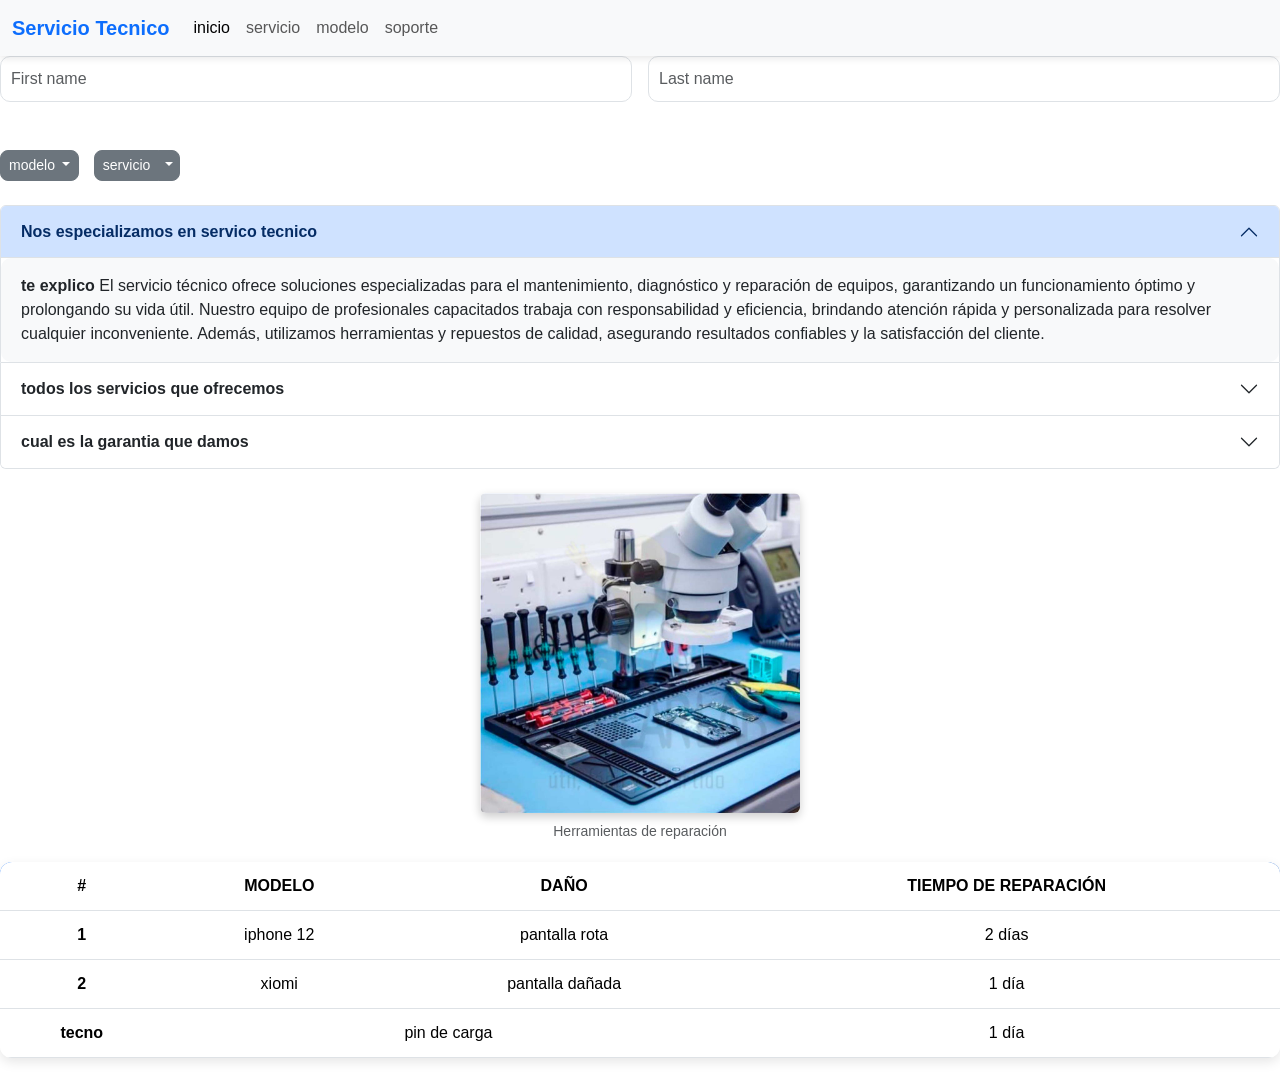
<file: index.html>
<!DOCTYPE html>
<html lang="en">
<head>
    <meta charset="UTF-8">
    <meta name="viewport" content="width=device-width, initial-scale=1.0">
    <link href="https://cdn.jsdelivr.net/npm/bootstrap@5.0.2/dist/css/bootstrap.min.css" rel="stylesheet" integrity="sha384-EVSTQN3/azprG1Anm3QDgpJLIm9Nao0Yz1ztcQTwFspd3yD65VohhpuuCOmLASjC" crossorigin="anonymous">
    <script src="https://cdn.jsdelivr.net/npm/bootstrap@5.3.0/dist/js/bootstrap.bundle.min.js"></script>
    <link href="https://cdn.jsdelivr.net/npm/bootstrap@5.3.0/dist/css/bootstrap.min.css" rel="stylesheet">
    <link rel="stylesheet" href="estilo.css/estilo.css">
      <title>Servicio tecnico</title>
</head>

<body>
    <nav class="navbar navbar-expand-lg navbar-light bg-light">
  <div class="container-fluid">
    <a class="navbar-brand" href="#">Servicio Tecnico</a>
    <button class="navbar-toggler" type="button" data-bs-toggle="collapse" data-bs-target="#navbarNavAltMarkup" aria-controls="navbarNavAltMarkup" aria-expanded="false" aria-label="Toggle navigation">
      <span class="navbar-toggler-icon"></span>
    </button>
    <div class="collapse navbar-collapse" id="navbarNavAltMarkup">
      <div class="navbar-nav">
        <a class="nav-link active" aria-current="page" href="#">inicio</a>
        <a class="nav-link" href="#">servicio</a>
        <a class="nav-link" href="#">modelo</a>
        <a class="nav-link " href="#" aria-disabled="true">soporte</a>
      </div>
    </div>
  </div>
</nav>
<div class="row g-3">
  <div class="col">
    <input type="text" class="form-control" placeholder="First name" aria-label="First name">
  </div>
  <div class="col">
    <input type="text" class="form-control" placeholder="Last name" aria-label="Last name">
  </div>
</div>
<br>
<br>

<div class="btn-group">
  <button class="btn btn-secondary btn-sm dropdown-toggle" type="button" data-bs-toggle="dropdown" aria-expanded="false">
    modelo
  </button>
  <ul class="dropdown-menu">
    <li><a class="dropdown-item" href="#">cambio de glass</a></li>
    <li><a class="dropdown-item" href="#">mantenimiento</a></li>
    <li><a class="dropdown-item" href="#">modificación</a></li>

    
  </ul>
</div>
<div class="btn-group">
  <button class="btn btn-secondary btn-sm" type="button">servicio 
  </button>
  <button type="button" class="btn btn-sm btn-secondary dropdown-toggle dropdown-toggle-split" data-bs-toggle="dropdown" aria-expanded="false">
    <span class="visually-hidden">modelo</span>
  </button>
  <ul class="dropdown-menu">
    <li><a class="dropdown-item" href="#">iphone </a></li>
    <li><a class="dropdown-item" href="#">samsung</a></li>
    <li><a class="dropdown-item" href="#">xiaomi</a></li>
  </ul>
</div>
<br>
<br>
<div class="accordion" id="accordionPanelsStayOpenExample">
  <div class="accordion-item">
    <h2 class="accordion-header" id="panelsStayOpen-headingOne">
      <button class="accordion-button" type="button" data-bs-toggle="collapse" data-bs-target="#panelsStayOpen-collapseOne" aria-expanded="true" aria-controls="panelsStayOpen-collapseOne">
        Nos especializamos en servico tecnico
      </button>
    </h2>
    <div id="panelsStayOpen-collapseOne" class="accordion-collapse collapse show" aria-labelledby="panelsStayOpen-headingOne">
      <div class="accordion-body">
        <strong>te explico</strong> El servicio técnico ofrece soluciones especializadas para el mantenimiento, diagnóstico y reparación de equipos, garantizando un funcionamiento óptimo y prolongando su vida útil. Nuestro equipo de profesionales capacitados trabaja con responsabilidad y eficiencia, brindando atención rápida y personalizada para resolver cualquier inconveniente. Además, utilizamos herramientas y repuestos de calidad, asegurando resultados confiables y la satisfacción del cliente.
      </div>
    </div>
  </div>
  <div class="accordion-item">
    <h2 class="accordion-header" id="panelsStayOpen-headingTwo">
      <button class="accordion-button collapsed" type="button" data-bs-toggle="collapse" data-bs-target="#panelsStayOpen-collapseTwo" aria-expanded="false" aria-controls="panelsStayOpen-collapseTwo">
      todos los servicios que ofrecemos
      </button>
    </h2>
    <div id="panelsStayOpen-collapseTwo" class="accordion-collapse collapse" aria-labelledby="panelsStayOpen-headingTwo">
      <div class="accordion-body">
        <strong>Los servicios que damos </strong>ofrecemos una amplia gama de soluciones para dispositivos móviles, incluyendo cambio de glass para pantallas dañadas, microsoldadura especializada para reparar componentes electrónicos, cambio de display en caso de fallas visuales y reemplazo de pin de carga para solucionar problemas de conexión. Trabajamos con precisión y materiales de calidad para garantizar un servicio confiable y duradero.
      </div>

    </div>
  </div>
  <div class="accordion-item">
    <h2 class="accordion-header" id="panelsStayOpen-headingThree">
      <button class="accordion-button collapsed" type="button" data-bs-toggle="collapse" data-bs-target="#panelsStayOpen-collapseThree" aria-expanded="false" aria-controls="panelsStayOpen-collapseThree">
       cual es la garantia que damos 
      </button>
    </h2>
    <div id="panelsStayOpen-collapseThree" class="accordion-collapse collapse" aria-labelledby="panelsStayOpen-headingThree">
      <div class="accordion-body">
        <strong>La garantía que ofrecemos</strong> proporcionamos una garantía de 90 días en todos nuestros servicios, asegurando la calidad y confiabilidad de nuestras reparaciones. Si experimentas algún problema relacionado con el servicio realizado dentro de este período, estaremos encantados de atenderte y resolver cualquier inconveniente sin costo adicional. Nuestra prioridad es tu satisfacción y confianza en nuestros servicios.
    </div>
  </div>
</div>
<br>
<figure class="figure">
  <img src="imagenes/iphone.jpg" class="figure-img img-fluid rounded" alt="25%" width="25%">
  <figcaption class="figure-caption">Herramientas de reparación</figcaption>
</figure>
<table class="table">
  <thead>
    <tr>
      <th scope="col">#</th>
      <th scope="col">modelo</th>
      <th scope="col">daño</th>
      <th scope="col">tiempo de reparación</th>
    </tr>
  </thead>
  <tbody>
    <tr>
      <th scope="row">1</th>
      <td>iphone 12</td>
      <td>pantalla rota</td>
      <td>2 días</td>
    </tr>
    <tr>
      <th scope="row">2</th>
      <td>xiomi</td>
      <td>pantalla dañada</td>
      <td>1 día</td>
    </tr>
    <tr>
      <th scope="row">tecno</th>
      <td colspan="2">pin de carga</td>
      <td>1 día</td>
    </tr>
  </tbody>
</table>
</body>
</html>
</file>
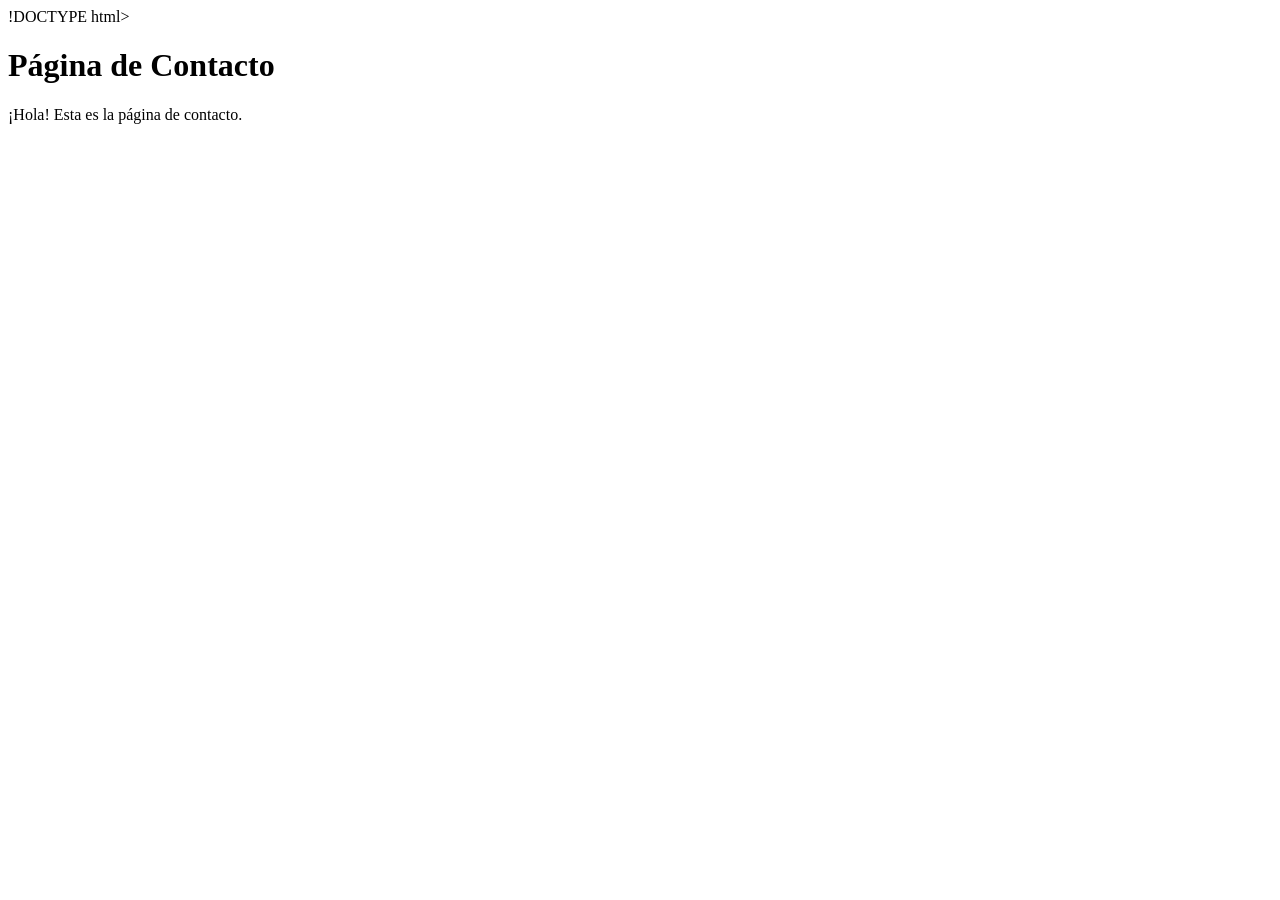
<file: contacto.html>
!DOCTYPE html>
<html lang="en">
<head>
    <meta charset="UTF-8">
    <meta name="viewport" content="width=device-width, initial-scale=1.0">
    <title>Contacto</title>
</head>
<body>
    <h1>Página de Contacto</h1>
    <p>¡Hola! Esta es la página de contacto.</p>
</body>
</html>
</file>
<file: estilo.css/estilo.css>
/* Fondo general */
body {
    color: #88abdf;
    font-family: Arial, sans-serif;
}

/* Navbar */
.navbar {
    box-shadow: 0 2px 8px rgba(0,0,0,0.1);
}

.navbar-brand {
    font-weight: bold;
    color: #0d6efd !important;
}

/* Inputs */
.form-control {
    border-radius: 10px;
    padding: 10px;
}

/* Botones */
.btn-group {
    margin-right: 10px;
}

.btn {
    border-radius: 8px;
}

/* Accordion */
.accordion-button {
    font-weight: bold;
}

.accordion-body {
    background-color: #f8f9fa;
    border-radius: 10px;
}

/* Imagen */
.figure {
    display: block;
    text-align: center;
}

.figure img {
    border-radius: 15px;
    box-shadow: 0 4px 10px rgba(0,0,0,0.2);
}

/* Tabla */
.table {
    margin-top: 20px;
    border-radius: 10px;
    overflow: hidden;
}

.table thead {
    background-color: #0d6efd;
    color: white;
}

.table tbody tr:hover {
    background-color: #f1f1f1;
}

/* Espaciado general */
br {
    margin-bottom: 10px;
}
/* Tabla moderna */
.table {
    border-radius: 12px;
    overflow: hidden;
    box-shadow: 0 4px 12px rgba(0,0,0,0.1);
}

/* Encabezado */
.table thead {
    background: linear-gradient(45deg, #0d6efd, #0a58ca);
    color: white;
    text-transform: uppercase;
}

/* Filas */
.table tbody tr {
    transition: all 0.3s ease;
}

/* Hover efecto */
.table tbody tr:hover {
    background-color: #e7f1ff;
    transform: scale(1.01);
}

/* Celdas */
.table td, .table th {
    padding: 12px;
    text-align: center;
}

/* Bordes suaves */
.table-bordered {
    border-radius: 10px;
}
</file>
